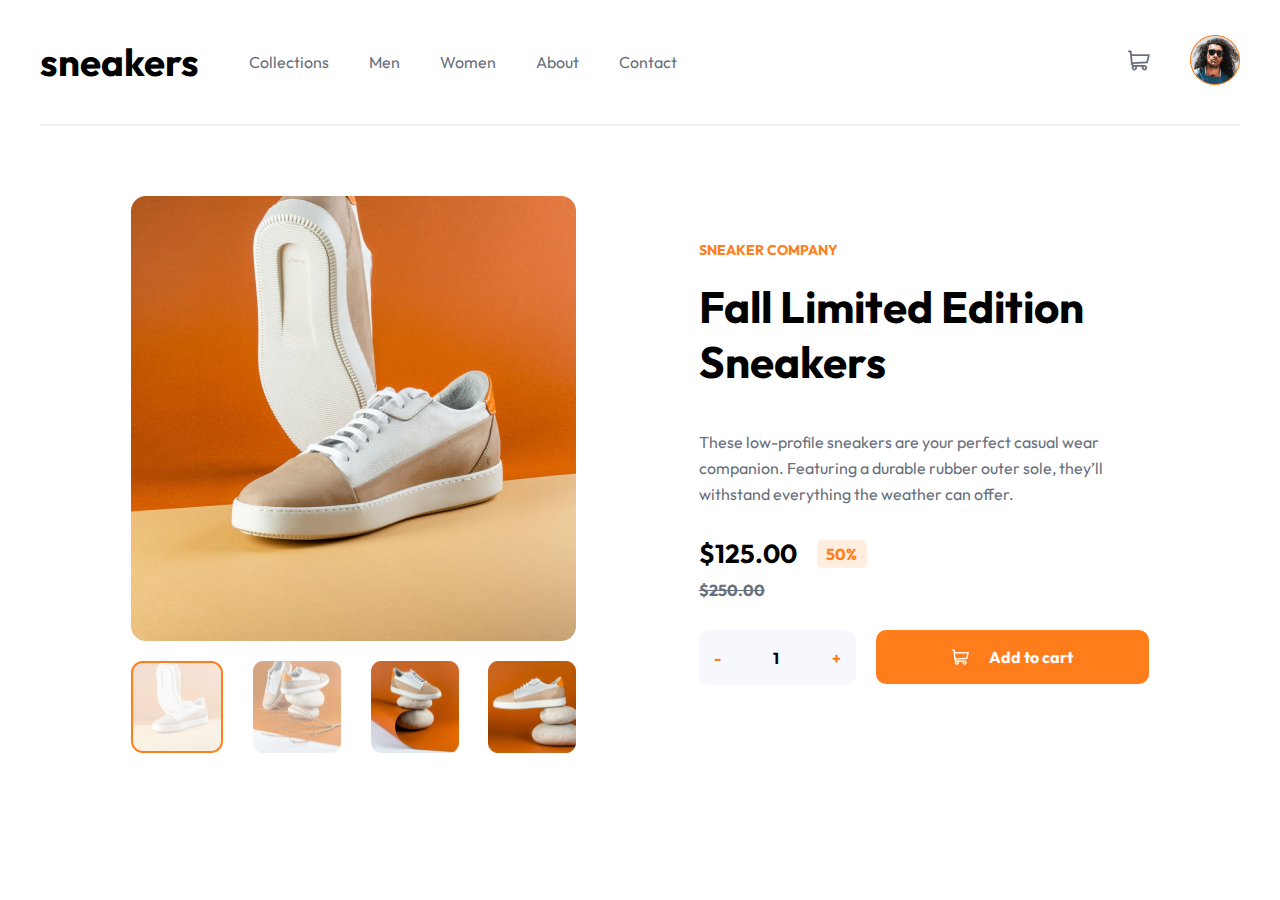
<file: index.html>
<!DOCTYPE html>
<html lang="en">
<head>
    <meta charset="UTF-8">
    <meta http-equiv="X-UA-Compatible" content="IE=edge">
    <meta name="viewport" content="width=device-width, initial-scale=1.0">
    <link rel="stylesheet" href="./css/style.css">
    <link href="https://fonts.googleapis.com/css2? family=Kumbh+Sans:wght@700&family=Outfit:wght@400;700&display=swap" rel="stylesheet">
    <title>Sneakers - Mariam Museliani</title>
</head>
<body>
    <nav class="container menu">
        <div class="navbar">
            <div class="logo">
                <h1>sneakers</h1>
            </div>

            <div class="navigation">
                <ul class="navList">
                    <li><a class="navLink" href="index.html">Collections</a></li>
                    <li><a class="navLink" href="men.html">Men</a></li>
                    <li><a class="navLink" href="women.html">Women</a></li>
                    <li><a class="navLink" href="about.html">About</a></li>
                    <li><a class="navLink" href="contact.html">Contact</a></li>
                </ul>
            </div>

            <div class="purchaseProfile">
                <div class="purschase">
                    <img src="./css/img/purchaseImg.svg" alt="Client Order Tab">
                </div>
                <div class="profile">
                    <img src="./css/img/profileImg.png" alt="Client Profline Picture">
                </div>
            </div>
        </div>
    </nav>

    <div class="container">
        <div class="storkeShadow"></div>
    </div>

    <section class="container main">
        <div class="leftContent">
            <img class="mainPhoto" src="./css/img/sneakers01.png" alt="Sneakers">

            <div class="sneakersPhotos">
                <img class="sneakersPhotosPointer" src="./css/img/sneakersSmall01.png" alt="">
                <img class="sneakersPhotosPointer" src="./css/img/sneakersSmall02.png" alt="">
                <img class="sneakersPhotosPointer" src="./css/img/sneakersSmall03.png" alt="">
                <img class="sneakersPhotosPointer" src="./css/img/sneakersSmall04.png" alt="">
            </div>
        </div>

        <div class="rightContent">
            <div class="textSection">
                <p class="sneakerCompay fontWeight">
                    SNEAKER COMPANY
                </p>
                <p class="sneakerTitle fontWeight">
                    Fall Limited Edition Sneakers
                </p>
                <p class="snekaerDescription">
                    These low-profile sneakers are your perfect casual wear
                    companion. Featuring a durable rubber outer sole, they’ll
                    withstand everything the weather can offer.
                </p>
            </div>

            <div class="priceSale">
                <div class="priceSaleFlex">
                    <p class="price fontWeight">
                        $125.00
                    </p>
                    <p class="sale fontWeight">
                        50%
                    </p>
                </div>


                <p class="oldPrice fontWeight">
                        $250.00
                </p>
            </div>

            <div class="buttonSection">
                <div class="count fontWeight">
                    <p class="minus">
                        -
                    </p>
                    <p class="countItems fontWeight">
                        1
                    </p>
                    <p class="plus fontWeight">
                        +
                    </p>
                </div>

                <div class="cart">
                    <img class="addToCartImg" src="./css/img/addToCartWhite.png" alt="">
                    <p class="addToCart fontWeight">
                        Add to cart
                    </p>
                </div>
            </div>
        </div>
    </section>

    <script src="main.js"></script>
</body>
</html>
</file>
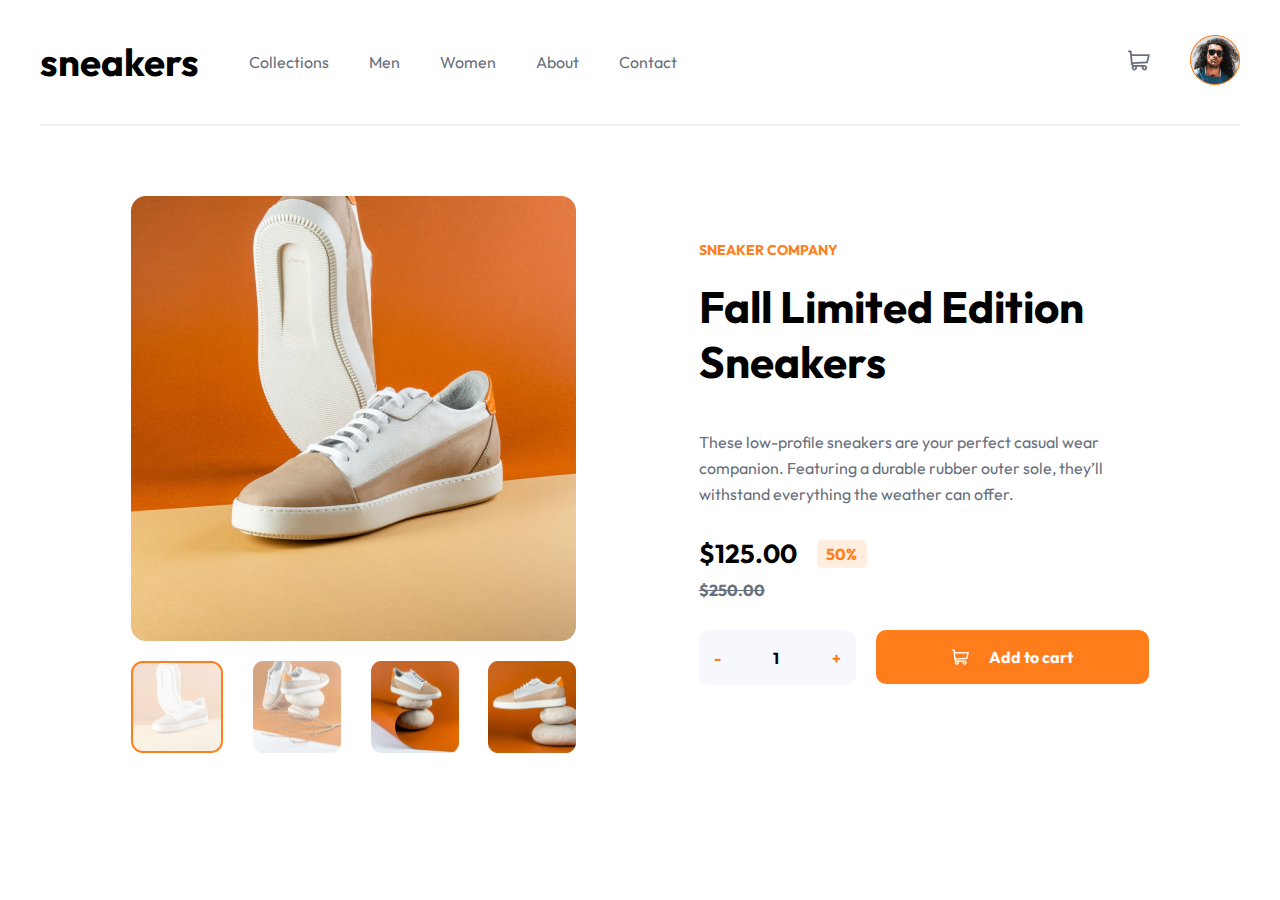
<file: about.html>
<!DOCTYPE html>
<html lang="en">
<head>
    <meta charset="UTF-8">
    <meta http-equiv="X-UA-Compatible" content="IE=edge">
    <meta name="viewport" content="width=device-width, initial-scale=1.0">
    <link rel="stylesheet" href="./css/style.css">
    <link href="https://fonts.googleapis.com/css2?family=Kumbh+Sans:wght@700&family=Outfit:wght@400;700&display=swap" rel="stylesheet">
    <title>About - Mariam Museliani</title>
</head>
<body>
    <nav class="container menu">
        <div class="navbar">
            <div class="logo">
                <h1>sneakers</h1>
            </div>

            <div class="navigation">
                <ul class="navList">
                    <li><a class="navLink" href="index.html">Collections</a></li>
                    <li><a class="navLink" href="men.html">Men</a></li>
                    <li><a class="navLink" href="women.html">Women</a></li>
                    <li><a class="navLink" href="about.html">About</a></li>
                    <li><a class="navLink" href="contact.html">Contact</a></li>
                </ul>
            </div>

            <div class="purchaseProfile">
                <div class="purschase">
                    <img src="./css/img/purchaseImg.svg" alt="Client Order Tab">
                </div>
                <div class="profile">
                    <img src="./css/img/profileImg.png" alt="Client Profline Picture">
                </div>
            </div>
        </div>
    </nav>

    <div class="container">
        <div class="storkeShadow"></div>
    </div>

    <section class="container main">
        <div class="leftContent">
            <img src="./css/img/sneakers01.png" alt="Sneakers">

            <div class="sneakersPhotos">
                <img class="sneakersPhotosPointer" src="./css/img/sneakersSmall01.png" alt="">
                <img class="sneakersPhotosPointer" src="./css/img/sneakersSmall02.png" alt="">
                <img class="sneakersPhotosPointer" src="./css/img/sneakersSmall03.png" alt="">
                <img class="sneakersPhotosPointer" src="./css/img/sneakersSmall04.png" alt="">
            </div>
        </div>

        <div class="rightContent">
            <div class="textSection">
                <p class="sneakerCompay fontWeight">
                    SNEAKER COMPANY
                </p>
                <p class="sneakerTitle fontWeight">
                    Fall Limited Edition Sneakers
                </p>
                <p class="snekaerDescription">
                    These low-profile sneakers are your perfect casual wear
                    companion. Featuring a durable rubber outer sole, they’ll
                    withstand everything the weather can offer.
                </p>
            </div>

            <div class="priceSale">
                <div class="priceSaleFlex">
                    <p class="price fontWeight">
                        $125.00
                    </p>
                    <p class="sale fontWeight">
                        50%
                    </p>
                </div>


                <p class="oldPrice fontWeight">
                        $250.00
                </p>
            </div>

            <div class="buttonSection">
                <div class="count fontWeight">
                    <p class="minus">
                        -
                    </p>
                    <p class="countItems fontWeight">
                        1
                    </p>
                    <p class="plus fontWeight">
                        +
                    </p>
                </div>

                <div class="cart">
                    <img class="addToCartImg" src="./css/img/addToCartWhite.png" alt="">
                    <p class="addToCart fontWeight">
                        Add to cart
                    </p>
                </div>
            </div>
        </div>
    </section>

    <script src="main.js"></script>
</body>
</html>
</file>
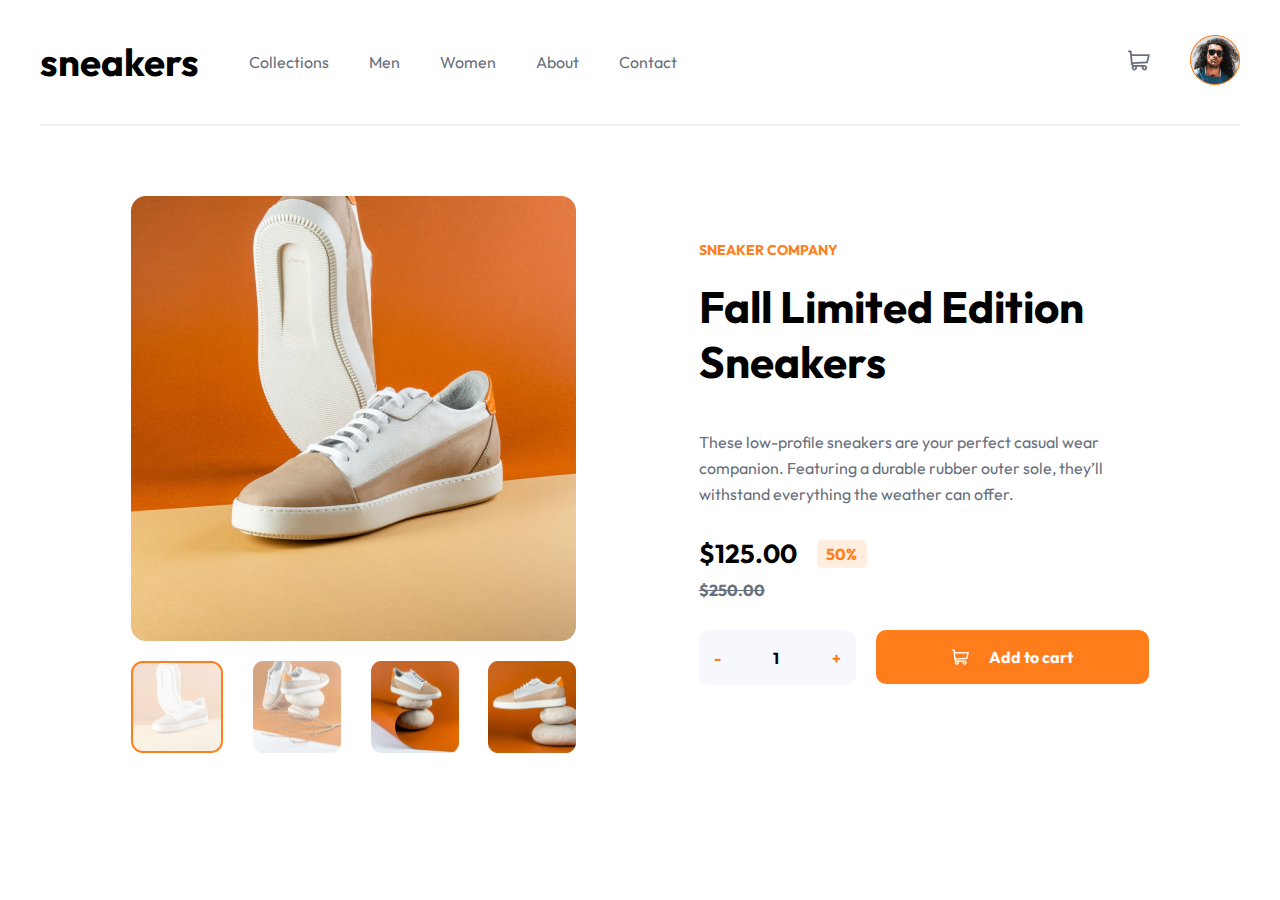
<file: contact.html>
<!DOCTYPE html>
<html lang="en">
<head>
    <meta charset="UTF-8">
    <meta http-equiv="X-UA-Compatible" content="IE=edge">
    <meta name="viewport" content="width=device-width, initial-scale=1.0">
    <link rel="stylesheet" href="./css/style.css">
    <link href="https://fonts.googleapis.com/css2?family=Kumbh+Sans:wght@700&family=Outfit:wght@400;700&display=swap" rel="stylesheet">
    <title>Contact - Mariam Museliani</title>
</head>
<body>
    <nav class="container menu">
        <div class="navbar">
            <div class="logo">
                <h1>sneakers</h1>
            </div>

            <div class="navigation">
                <ul class="navList">
                    <li><a class="navLink" href="index.html">Collections</a></li>
                    <li><a class="navLink" href="men.html">Men</a></li>
                    <li><a class="navLink" href="women.html">Women</a></li>
                    <li><a class="navLink" href="about.html">About</a></li>
                    <li><a class="navLink" href="contact.html">Contact</a></li>
                </ul>
            </div>

            <div class="purchaseProfile">
                <div class="purschase">
                    <img src="./css/img/purchaseImg.svg" alt="Client Order Tab">
                </div>
                <div class="profile">
                    <img src="./css/img/profileImg.png" alt="Client Profline Picture">
                </div>
            </div>
        </div>
    </nav>

    <div class="container">
        <div class="storkeShadow"></div>
    </div>

    <section class="container main">
        <div class="leftContent">
            <img src="./css/img/sneakers01.png" alt="Sneakers">

            <div class="sneakersPhotos">
                <img class="sneakersPhotosPointer" src="./css/img/sneakersSmall01.png" alt="">
                <img class="sneakersPhotosPointer" src="./css/img/sneakersSmall02.png" alt="">
                <img class="sneakersPhotosPointer" src="./css/img/sneakersSmall03.png" alt="">
                <img class="sneakersPhotosPointer" src="./css/img/sneakersSmall04.png" alt="">
            </div>
        </div>

        <div class="rightContent">
            <div class="textSection">
                <p class="sneakerCompay fontWeight">
                    SNEAKER COMPANY
                </p>
                <p class="sneakerTitle fontWeight">
                    Fall Limited Edition Sneakers
                </p>
                <p class="snekaerDescription">
                    These low-profile sneakers are your perfect casual wear
                    companion. Featuring a durable rubber outer sole, they’ll
                    withstand everything the weather can offer.
                </p>
            </div>

            <div class="priceSale">
                <div class="priceSaleFlex">
                    <p class="price fontWeight">
                        $125.00
                    </p>
                    <p class="sale fontWeight">
                        50%
                    </p>
                </div>


                <p class="oldPrice fontWeight">
                        $250.00
                </p>
            </div>

            <div class="buttonSection">
                <div class="count fontWeight">
                    <p class="minus">
                        -
                    </p>
                    <p class="countItems fontWeight">
                        1
                    </p>
                    <p class="plus fontWeight">
                        +
                    </p>
                </div>

                <div class="cart">
                    <img class="addToCartImg" src="./css/img/addToCartWhite.png" alt="">
                    <p class="addToCart fontWeight">
                        Add to cart
                    </p>
                </div>
            </div>
        </div>
    </section>

    <script src="main.js"></script>
</body>
</html>
</file>
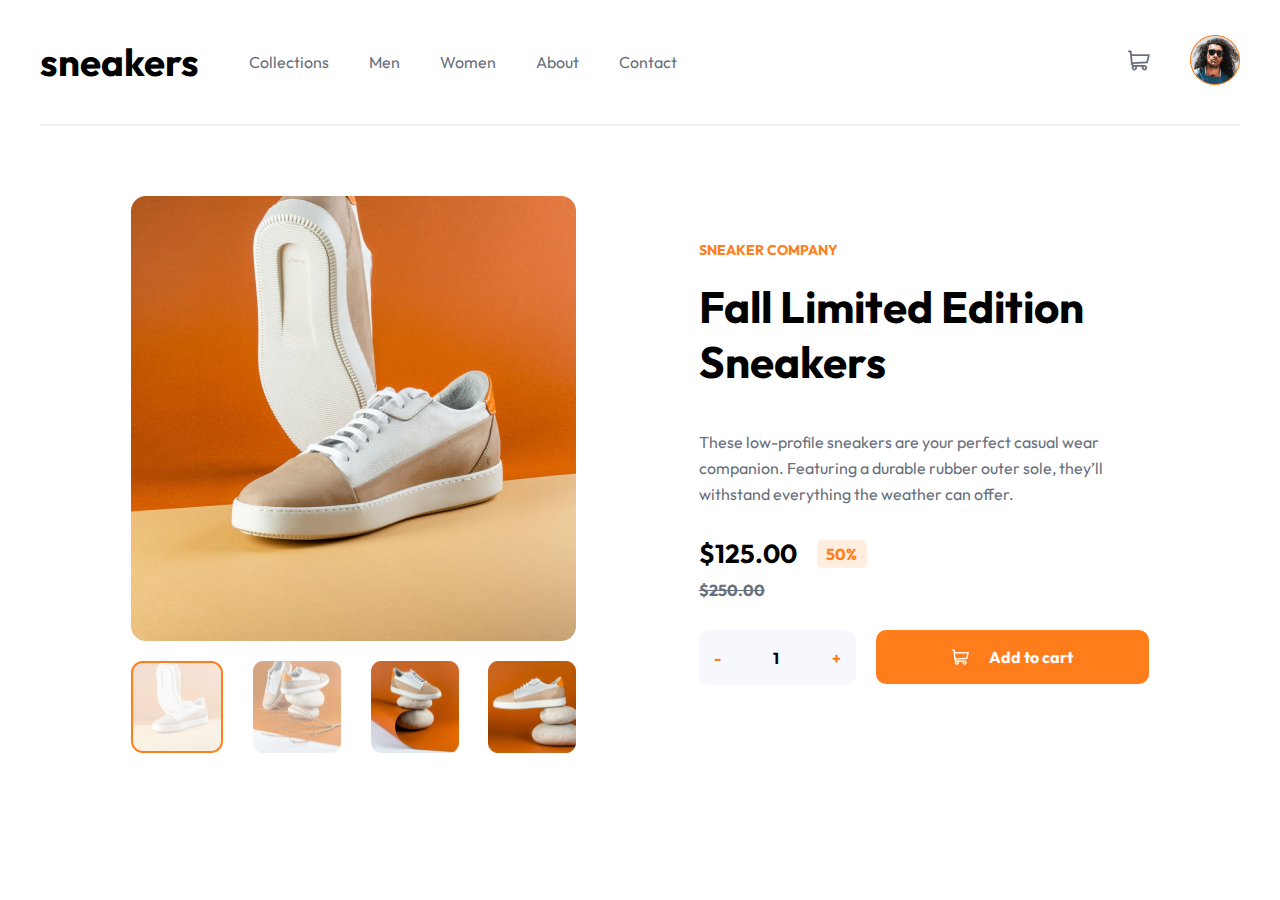
<file: men.html>
<!DOCTYPE html>
<html lang="en">
<head>
    <meta charset="UTF-8">
    <meta http-equiv="X-UA-Compatible" content="IE=edge">
    <meta name="viewport" content="width=device-width, initial-scale=1.0">
    <link rel="stylesheet" href="./css/style.css">
    <link href="https://fonts.googleapis.com/css2?family=Kumbh+Sans:wght@700&family=Outfit:wght@400;700&display=swap" rel="stylesheet">
    <title>Men - Mariam Museliani</title>
</head>
<body>
    <nav class="container menu">
        <div class="navbar">
            <div class="logo">
                <h1>sneakers</h1>
            </div>

            <div class="navigation">
                <ul class="navList">
                    <li><a class="navLink" href="index.html">Collections</a></li>
                    <li><a class="navLink" href="men.html">Men</a></li>
                    <li><a class="navLink" href="women.html">Women</a></li>
                    <li><a class="navLink" href="about.html">About</a></li>
                    <li><a class="navLink" href="contact.html">Contact</a></li>
                </ul>
            </div>

            <div class="purchaseProfile">
                <div class="purschase">
                    <img src="./css/img/purchaseImg.svg" alt="Client Order Tab">
                </div>
                <div class="profile">
                    <img src="./css/img/profileImg.png" alt="Client Profline Picture">
                </div>
            </div>
        </div>
    </nav>

    <div class="container">
        <div class="storkeShadow"></div>
    </div>

    <section class="container main">
        <div class="leftContent">
            <img src="./css/img/sneakers01.png" alt="Sneakers">

            <div class="sneakersPhotos">
                <img class="sneakersPhotosPointer" src="./css/img/sneakersSmall01.png" alt="">
                <img class="sneakersPhotosPointer" src="./css/img/sneakersSmall02.png" alt="">
                <img class="sneakersPhotosPointer" src="./css/img/sneakersSmall03.png" alt="">
                <img class="sneakersPhotosPointer" src="./css/img/sneakersSmall04.png" alt="">
            </div>
        </div>

        <div class="rightContent">
            <div class="textSection">
                <p class="sneakerCompay fontWeight">
                    SNEAKER COMPANY
                </p>
                <p class="sneakerTitle fontWeight">
                    Fall Limited Edition Sneakers
                </p>
                <p class="snekaerDescription">
                    These low-profile sneakers are your perfect casual wear
                    companion. Featuring a durable rubber outer sole, they’ll
                    withstand everything the weather can offer.
                </p>
            </div>

            <div class="priceSale">
                <div class="priceSaleFlex">
                    <p class="price fontWeight">
                        $125.00
                    </p>
                    <p class="sale fontWeight">
                        50%
                    </p>
                </div>


                <p class="oldPrice fontWeight">
                        $250.00
                </p>
            </div>

            <div class="buttonSection">
                <div class="count fontWeight">
                    <p class="minus">
                        -
                    </p>
                    <p class="countItems fontWeight">
                        1
                    </p>
                    <p class="plus fontWeight">
                        +
                    </p>
                </div>

                <div class="cart">
                    <img class="addToCartImg" src="./css/img/addToCartWhite.png" alt="">
                    <p class="addToCart fontWeight">
                        Add to cart
                    </p>
                </div>
            </div>
        </div>
    </section>

    <script src="main.js"></script>
</body>
</html>
</file>
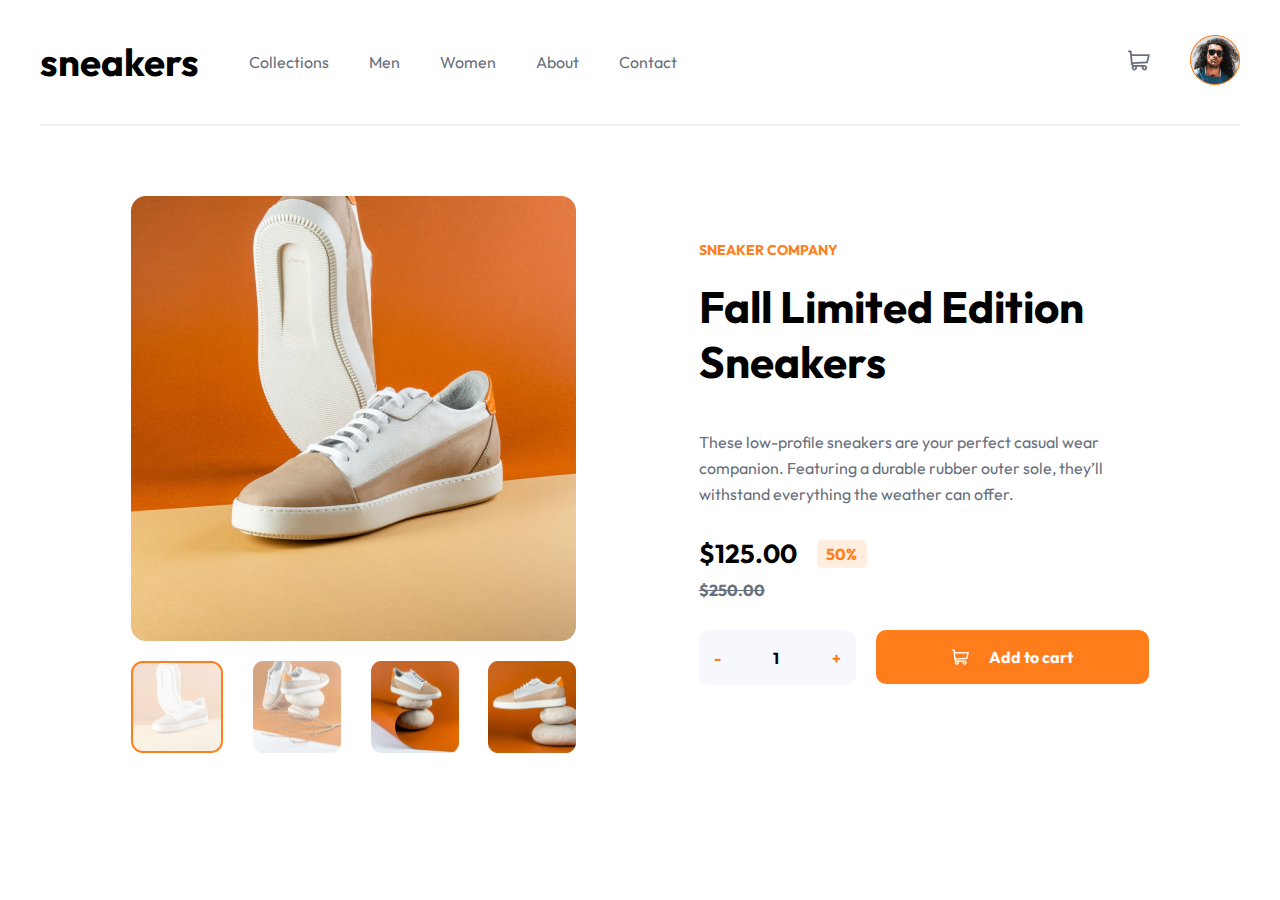
<file: women.html>
<!DOCTYPE html>
<html lang="en">
<head>
    <meta charset="UTF-8">
    <meta http-equiv="X-UA-Compatible" content="IE=edge">
    <meta name="viewport" content="width=device-width, initial-scale=1.0">
    <link rel="stylesheet" href="./css/style.css">
    <link href="https://fonts.googleapis.com/css2?family=Kumbh+Sans:wght@700&family=Outfit:wght@400;700&display=swap" rel="stylesheet">
    <title>Women - Mariam Museliani</title>
</head>
<body>
    <nav class="container menu">
        <div class="navbar">
            <div class="logo">
                <h1>sneakers</h1>
            </div>

            <div class="navigation">
                <ul class="navList">
                    <li><a class="navLink" href="index.html">Collections</a></li>
                    <li><a class="navLink" href="men.html">Men</a></li>
                    <li><a class="navLink" href="women.html">Women</a></li>
                    <li><a class="navLink" href="about.html">About</a></li>
                    <li><a class="navLink" href="contact.html">Contact</a></li>
                </ul>
            </div>

            <div class="purchaseProfile">
                <div class="purschase">
                    <img src="./css/img/purchaseImg.svg" alt="Client Order Tab">
                </div>
                <div class="profile">
                    <img src="./css/img/profileImg.png" alt="Client Profline Picture">
                </div>
            </div>
        </div>
    </nav>

    <div class="container">
        <div class="storkeShadow"></div>
    </div>

    <section class="container main">
        <div class="leftContent">
            <img src="./css/img/sneakers01.png" alt="Sneakers">

            <div class="sneakersPhotos">
                <img class="sneakersPhotosPointer" src="./css/img/sneakersSmall01.png" alt="">
                <img class="sneakersPhotosPointer" src="./css/img/sneakersSmall02.png" alt="">
                <img class="sneakersPhotosPointer" src="./css/img/sneakersSmall03.png" alt="">
                <img class="sneakersPhotosPointer" src="./css/img/sneakersSmall04.png" alt="">
            </div>
        </div>

        <div class="rightContent">
            <div class="textSection">
                <p class="sneakerCompay fontWeight">
                    SNEAKER COMPANY
                </p>
                <p class="sneakerTitle fontWeight">
                    Fall Limited Edition Sneakers
                </p>
                <p class="snekaerDescription">
                    These low-profile sneakers are your perfect casual wear
                    companion. Featuring a durable rubber outer sole, they’ll
                    withstand everything the weather can offer.
                </p>
            </div>

            <div class="priceSale">
                <div class="priceSaleFlex">
                    <p class="price fontWeight">
                        $125.00
                    </p>
                    <p class="sale fontWeight">
                        50%
                    </p>
                </div>


                <p class="oldPrice fontWeight">
                        $250.00
                </p>
            </div>

            <div class="buttonSection">
                <div class="count fontWeight">
                    <p class="minus">
                        -
                    </p>
                    <p class="countItems fontWeight">
                        1
                    </p>
                    <p class="plus fontWeight">
                        +
                    </p>
                </div>

                <div class="cart">
                    <img class="addToCartImg" src="./css/img/addToCartWhite.png" alt="">
                    <p class="addToCart fontWeight">
                        Add to cart
                    </p>
                </div>
            </div>
        </div>
    </section>

    <script src="main.js"></script>
</body>
</html>
</file>
<file: css/style.css>
*{
  margin: 0;
  padding: 0;
  font-family: 'Outfit', sans-serif;
  box-sizing: border-box;
  /* 
  font-family: 'Kumbh Sans', sans-serif;
   */
}

body{
  background-color: #FFFFFF;
}

ul, a {
  text-decoration: none;
  list-style: none;
  color: #68707D;
  gap: 40px;
}

a:hover{
  color: black;
}

.container{
  max-width: 1200px;
  box-sizing: border-box;
  margin: auto;
}

.navbar{
  position: relative;
  display: flex;
  justify-content: space-between;
  padding: 35px 0px;
  align-items: center;
}

.logo{
  font-weight: 700;
  font-size: larger;
}

.navigation ul{
  display: flex;
  justify-content: space-evenly;
}

.navigation{
  position: relative;
  display: flex;
  flex-grow: 1;
  justify-content: flex-start;
  padding-left: 50px;
}

.navList{
  position: relative;
}

.navLink{
  position: relative;
}

.navLink::after{
  position: absolute;
  content: "";
  left: 0;
  bottom: -52px;
  height: 4px;
  width: 0%;
  background-color: #FF7D1A;
  transition: all .3s;
}

.navLink:hover::after{
  width: 100%;
}

.purchaseProfile{
  display: flex;
  justify-content:space-between;
  align-items: center;
  gap: 40px;
}

.purschase, .profile {
  cursor:pointer;
}

.storkeShadow {
  opacity: 5%;
  border-top: 2px solid black;
}

.main {
  display: flex;
  justify-content: space-around;
  padding-top: 35px;
  margin-top: 35px;
  padding-left: 30px;
  padding-right: 30px;
}

.leftContent{
  display: flex;
  flex-direction: column;
  gap: 20px;
}

.sneakersPhotos{
  display: flex;
  justify-content: space-between;
  margin-bottom: 80px;
}

.mainPhoto{
  cursor: pointer;
  width: 445px;
  height: 445px;
}

.sneakersPhotosPointer {
  cursor: pointer;
}

.rightContent{
  display: flex;
  flex-direction: column;
  gap: 30px;
  margin-top: 45px;
}

.textSection{
  display: flex;
  flex-direction: column;
  gap: 20px;
  width: 424px;
}

.sneakerCompay{
  font-size: 0.875rem;
  color: #FF7D1A;
}

.sneakerTitle{
  font-size: 2.75rem;
}

.snekaerDescription{
  padding-top: 20px;
  font-size: 1rem;
  color: #68707D;
  line-height: 26px;
}

.fontWeight{
  font-weight: 700;
}

.priceSale{
  display: flex;
  flex-direction: column;
}

.priceSaleFlex{
  width: 396px;
  display: flex;
  justify-content: flex-start;
  gap: 20px;
  align-items: center;
}

.price{
  font-size: 1.625rem;
}

.sale{
  width: 50px;
  height: 28px;
  background-color: #FFEDE0;
  border-radius: 5px;
  color: #FF7D1A;
  display: flex;
  justify-content: center;
  align-items: center;
}

.oldPrice{
  padding-top: 10px;
  font-size: 1rem;
  text-decoration: line-through;
  color: #68707D;
}

.buttonSection{
  display: flex;
  justify-content: space-between;
}

.count{
  width: 157px;
  height: 55px;
  display: flex;
  justify-content: space-between;
  background-color:#F7F8FD;
  align-items: center;
  padding: 0 15px;
  border-radius: 10px;
  font-size: 1rem;
}

.plus, .minus {
  color: #FF7D1A;
  cursor: pointer;
  transition: all .3s;
}

.plus:hover, .minus:hover{
  color: #FFAC6A;
}

.cart{
  width: 273px;
  height: 54px;
  display: flex;
  justify-content: center;
  gap: 20px;
  align-items: center;
  background-color: #FF7D1A;
  color: white;
  margin-left: 20px;
  border-radius: 10px;
  cursor: pointer;
  transition: all .3s;
}

.cart:hover{
  background-color:#FFAC6A;
}
</file>
